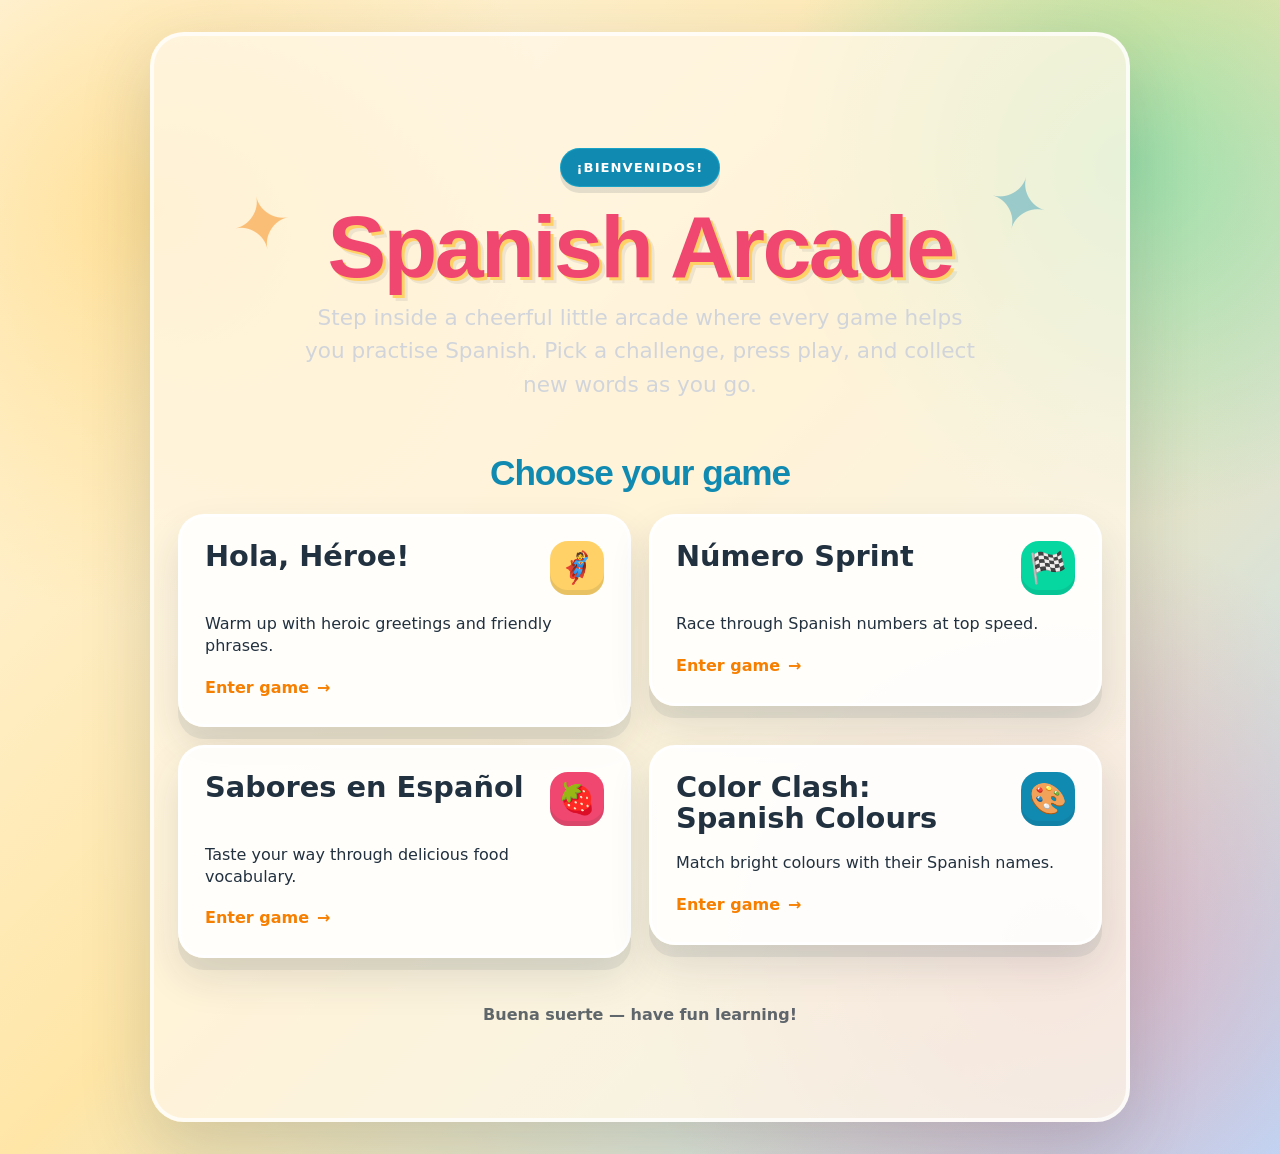
<file: index.html>
<!DOCTYPE html>
<html lang="en">
<head>
  <meta charset="utf-8">
  <meta name="viewport" content="width=device-width, initial-scale=1">
  <title>Spanish Arcade</title>
  <link rel="stylesheet" href="common.css">
  <style>
    :root {
      --sun: #ffd166;
      --orange: #f77f00;
      --rose: #ef476f;
      --blue: #118ab2;
      --green: #06d6a0;
      --ink: #22313f;
      --cream: #fff8e8;
      --card: rgba(255, 255, 255, 0.88);
    }

    * {
      box-sizing: border-box;
    }

    body {
      margin: 0;
      min-height: 100vh;
      font-family: system-ui, -apple-system, BlinkMacSystemFont, "Segoe UI", sans-serif;
      color: var(--ink);
      background:
        radial-gradient(circle at 12% 18%, rgba(255, 209, 102, 0.55), transparent 28%),
        radial-gradient(circle at 88% 14%, rgba(6, 214, 160, 0.38), transparent 24%),
        radial-gradient(circle at 82% 82%, rgba(239, 71, 111, 0.32), transparent 30%),
        linear-gradient(135deg, #fff8e8 0%, #ffe6a7 48%, #bde0fe 100%);
      display: grid;
      place-items: center;
      padding: 32px 18px;
    }

    main {
      width: min(980px, 100%);
      background: rgba(255, 248, 232, 0.76);
      border: 4px solid rgba(255, 255, 255, 0.75);
      border-radius: 34px;
      box-shadow: 0 24px 70px rgba(34, 49, 63, 0.18);
      overflow: hidden;
    }

    .hero {
      text-align: center;
      padding: 56px 24px 34px;
      position: relative;
    }

    .hero::before,
    .hero::after {
      content: "✦";
      position: absolute;
      font-size: clamp(2rem, 6vw, 4.5rem);
      color: rgba(247, 127, 0, 0.45);
    }

    .hero::before {
      left: 8%;
      top: 22%;
      transform: rotate(-12deg);
    }

    .hero::after {
      right: 8%;
      top: 16%;
      color: rgba(17, 138, 178, 0.38);
      transform: rotate(16deg);
    }

    .badge {
      display: inline-block;
      padding: 8px 16px;
      border-radius: 999px;
      background: var(--blue);
      color: white;
      font-weight: 800;
      letter-spacing: 0.08em;
      text-transform: uppercase;
      font-size: 0.82rem;
      box-shadow: 0 6px 0 rgba(34, 49, 63, 0.12);
    }

    h1 {
      margin: 18px 0 12px;
      font-size: clamp(2.4rem, 8vw, 5.5rem);
      line-height: 0.95;
      color: var(--rose);
      text-shadow: 3px 3px 0 var(--sun), 6px 6px 0 rgba(34, 49, 63, 0.08);
    }

    .intro {
      max-width: 680px;
      margin: 0 auto;
      font-size: clamp(1.05rem, 2.5vw, 1.35rem);
      line-height: 1.55;
    }

    .menu-wrap {
      padding: 18px 24px 44px;
    }

    .menu-title {
      text-align: center;
      margin: 0 0 22px;
      font-size: clamp(1.45rem, 4vw, 2.2rem);
      color: var(--blue);
    }

    .games {
      list-style: none;
      padding: 0;
      margin: 0;
      display: grid;
      grid-template-columns: repeat(2, minmax(0, 1fr));
      gap: 18px;
    }

    .game-link {
      min-height: 168px;
      display: flex;
      flex-direction: column;
      justify-content: space-between;
      gap: 18px;
      padding: 24px;
      border-radius: 26px;
      background: var(--card);
      color: var(--ink);
      text-decoration: none;
      border: 3px solid rgba(255, 255, 255, 0.9);
      box-shadow: 0 12px 0 rgba(34, 49, 63, 0.08), 0 20px 42px rgba(34, 49, 63, 0.12);
      transition: transform 160ms ease, box-shadow 160ms ease, background 160ms ease;
    }

    .game-link:hover,
    .game-link:focus-visible {
      transform: translateY(-6px);
      background: white;
      box-shadow: 0 16px 0 rgba(34, 49, 63, 0.08), 0 28px 50px rgba(34, 49, 63, 0.16);
      outline: none;
    }

    .game-link:focus-visible {
      border-color: var(--ink);
    }

    .game-top {
      display: flex;
      align-items: flex-start;
      justify-content: space-between;
      gap: 16px;
    }

    .game-name {
      font-size: clamp(1.25rem, 3.5vw, 1.8rem);
      font-weight: 900;
      line-height: 1.08;
    }

    .icon {
      flex: 0 0 auto;
      width: 54px;
      height: 54px;
      display: grid;
      place-items: center;
      border-radius: 18px;
      font-size: 1.9rem;
      background: var(--sun);
      box-shadow: inset 0 -5px 0 rgba(34, 49, 63, 0.1);
    }

    .game-note {
      margin: 0;
      font-size: 1rem;
      line-height: 1.35;
    }

    .cta {
      display: inline-flex;
      align-items: center;
      gap: 8px;
      font-weight: 900;
      color: var(--orange);
    }

    .strands .icon { background: #ffd166; }
    .pydantic .icon { background: #06d6a0; }
    .maf .icon { background: #ef476f; color: white; }
    .agno .icon { background: #118ab2; color: white; }

    footer {
      text-align: center;
      padding: 0 24px 34px;
      font-weight: 700;
      color: rgba(34, 49, 63, 0.72);
    }

    @media (max-width: 720px) {
      body {
        padding: 18px 12px;
      }

      main {
        border-radius: 24px;
      }

      .hero {
        padding: 42px 18px 26px;
      }

      .hero::before,
      .hero::after {
        display: none;
      }

      .menu-wrap {
        padding: 12px 16px 32px;
      }

      .games {
        grid-template-columns: 1fr;
      }

      .game-link {
        min-height: 142px;
      }
    }
  </style>
</head>
<body>
  <main>
    <section class="hero" aria-labelledby="page-title">
      <span class="badge">¡Bienvenidos!</span>
      <h1 id="page-title">Spanish Arcade</h1>
      <p class="intro">
        Step inside a cheerful little arcade where every game helps you practise Spanish.
        Pick a challenge, press play, and collect new words as you go.
      </p>
    </section>

    <section class="menu-wrap" aria-labelledby="menu-title">
      <h2 class="menu-title" id="menu-title">Choose your game</h2>
      <ul class="games">
        <li>
          <a class="game-link strands" href="strands/game.html">
            <span class="game-top">
              <span class="game-name">Hola, Héroe!</span>
              <span class="icon" aria-hidden="true">🦸</span>
            </span>
            <span class="game-note">Warm up with heroic greetings and friendly phrases.</span>
            <span class="cta">Enter game <span aria-hidden="true">→</span></span>
          </a>
        </li>
        <li>
          <a class="game-link pydantic" href="pydantic/game.html">
            <span class="game-top">
              <span class="game-name">Número Sprint</span>
              <span class="icon" aria-hidden="true">🏁</span>
            </span>
            <span class="game-note">Race through Spanish numbers at top speed.</span>
            <span class="cta">Enter game <span aria-hidden="true">→</span></span>
          </a>
        </li>
        <li>
          <a class="game-link maf" href="maf/game.html">
            <span class="game-top">
              <span class="game-name">Sabores en Español</span>
              <span class="icon" aria-hidden="true">🍓</span>
            </span>
            <span class="game-note">Taste your way through delicious food vocabulary.</span>
            <span class="cta">Enter game <span aria-hidden="true">→</span></span>
          </a>
        </li>
        <li>
          <a class="game-link agno" href="agno/game.html">
            <span class="game-top">
              <span class="game-name">Color Clash: Spanish Colours</span>
              <span class="icon" aria-hidden="true">🎨</span>
            </span>
            <span class="game-note">Match bright colours with their Spanish names.</span>
            <span class="cta">Enter game <span aria-hidden="true">→</span></span>
          </a>
        </li>
      </ul>
    </section>

    <footer>
      Buena suerte — have fun learning!
    </footer>
  </main>
</body>
</html>
</file>
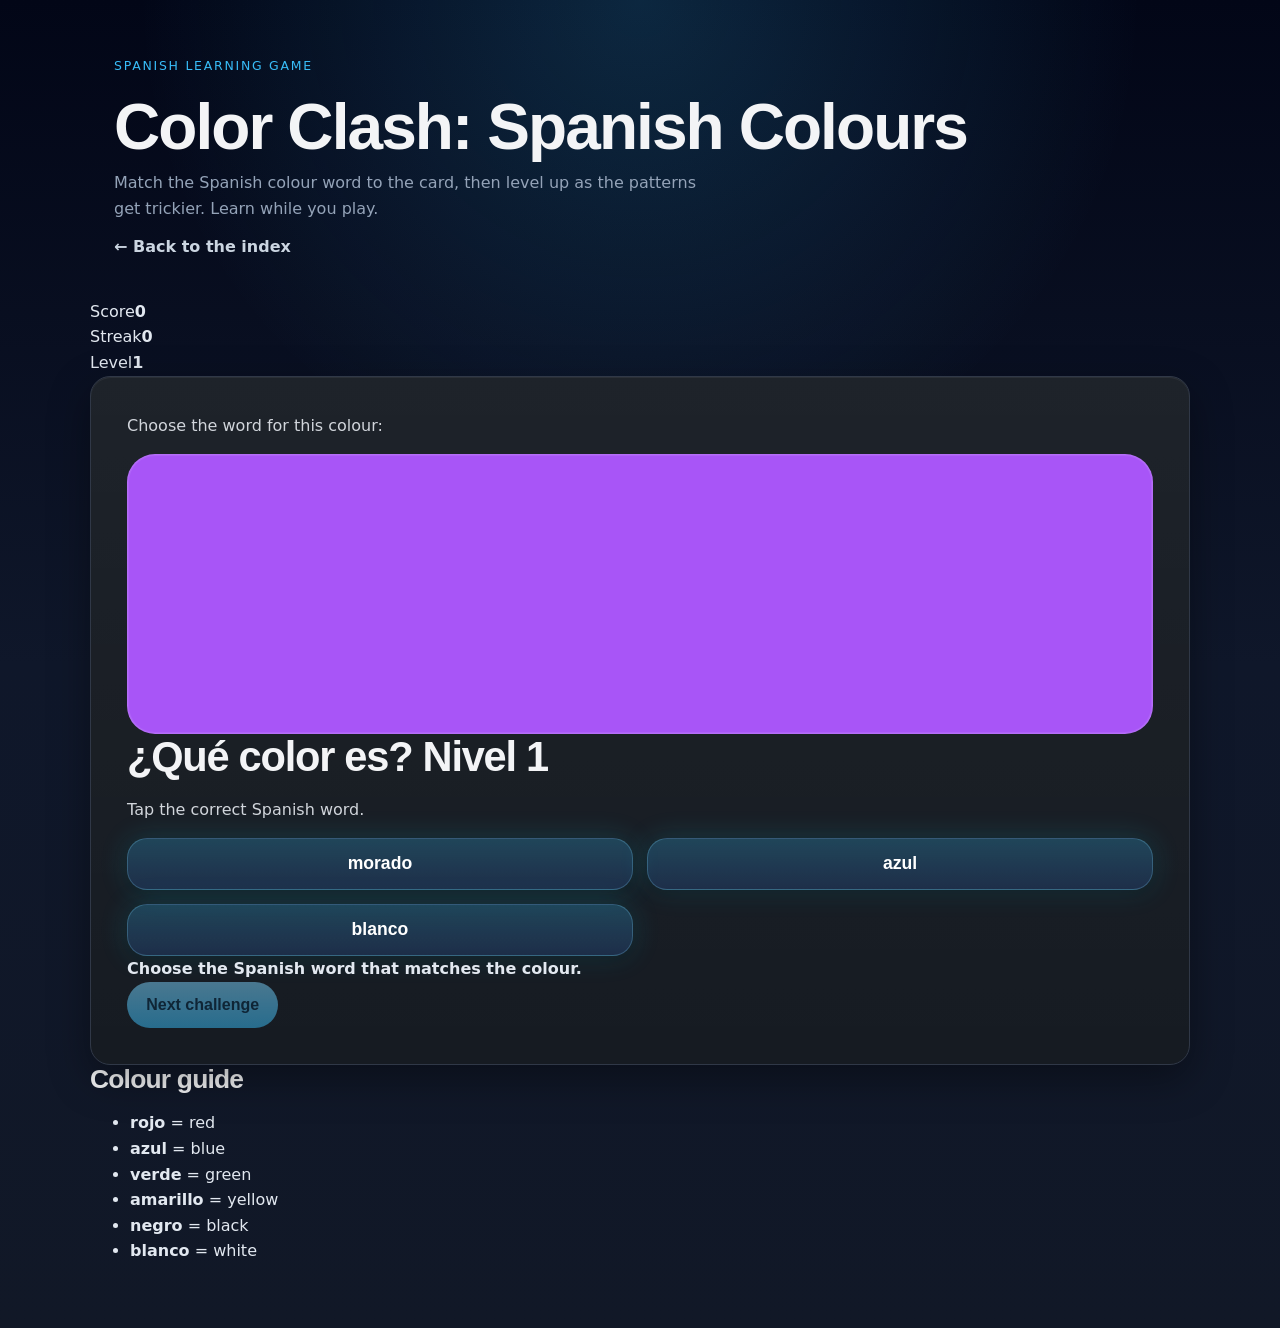
<file: agno/game.html>
<!DOCTYPE html>
<html lang="en">
<head>
  <meta charset="UTF-8" />
  <meta name="viewport" content="width=device-width, initial-scale=1.0" />
  <title>Color Clash: Spanish Colours</title>
  <link rel="stylesheet" href="../common.css">
  <link rel="stylesheet" href="game.css" />
</head>
<body>
  <main class="shell">
    <header class="hero">
      <p class="eyebrow">Spanish learning game</p>
      <h1>Color Clash: Spanish Colours</h1>
      <p class="intro">Match the Spanish colour word to the card, then level up as the patterns get trickier. Learn while you play.</p>
      <a class="back-link" href="../index.html">← Back to the index</a>
    </header>

    <section class="scoreboard" aria-label="Game status">
      <div><span class="label">Score</span><strong id="score">0</strong></div>
      <div><span class="label">Streak</span><strong id="streak">0</strong></div>
      <div><span class="label">Level</span><strong id="level">1</strong></div>
    </section>

    <section class="game-card">
      <div class="prompt-row">
        <p class="prompt-label">Choose the word for this colour:</p>
        <div id="swatch" class="swatch" aria-hidden="true"></div>
      </div>
      <h2 id="question">¿Qué color es?</h2>
      <p id="hint" class="hint">Tap the correct Spanish word.</p>
      <div id="choices" class="choices" role="group" aria-label="Answer choices"></div>
      <div id="feedback" class="feedback" aria-live="polite"></div>
      <button id="nextBtn" class="next-btn" type="button">Next challenge</button>
    </section>

    <section class="guide">
      <h3>Colour guide</h3>
      <ul>
        <li><strong>rojo</strong> = red</li>
        <li><strong>azul</strong> = blue</li>
        <li><strong>verde</strong> = green</li>
        <li><strong>amarillo</strong> = yellow</li>
        <li><strong>negro</strong> = black</li>
        <li><strong>blanco</strong> = white</li>
      </ul>
    </section>
  </main>
  <script src="game.js"></script>
</body>
</html>
</file>
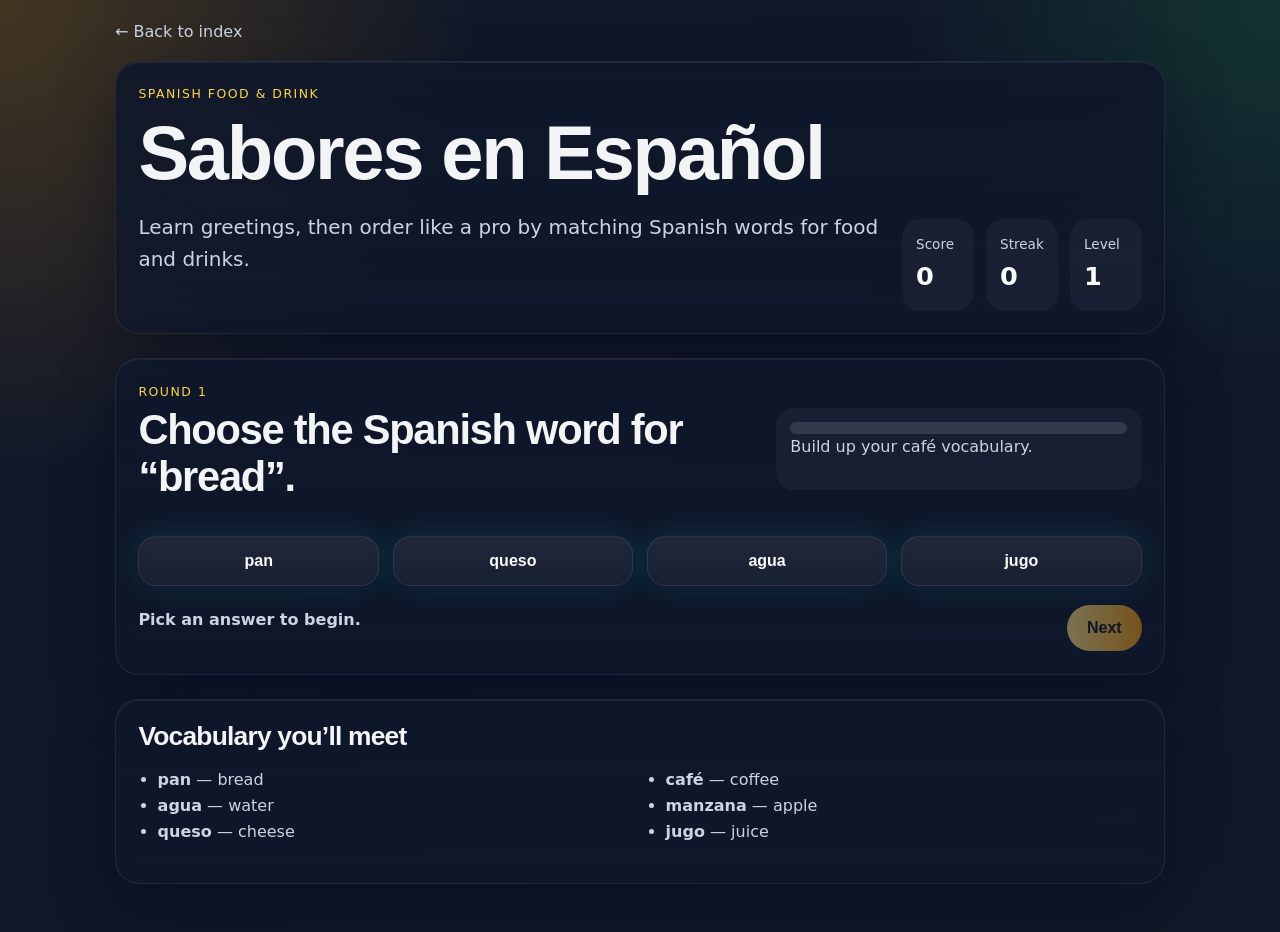
<file: maf/game.html>
<!DOCTYPE html>
<html lang="en">
<head>
  <meta charset="UTF-8" />
  <meta name="viewport" content="width=device-width, initial-scale=1.0" />
  <title>Sabores en Español</title>
  <link rel="stylesheet" href="../common.css">
  <link rel="stylesheet" href="game.css" />
</head>
<body>
  <main class="shell">
    <a class="back-link" href="../index.html">← Back to index</a>

    <section class="hero card">
      <div>
        <p class="eyebrow">Spanish food & drink</p>
        <h1>Sabores en Español</h1>
        <p class="subtitle">Learn greetings, then order like a pro by matching Spanish words for food and drinks.</p>
      </div>
      <div class="scoreboard">
        <div><span>Score</span><strong id="score">0</strong></div>
        <div><span>Streak</span><strong id="streak">0</strong></div>
        <div><span>Level</span><strong id="level">1</strong></div>
      </div>
    </section>

    <section class="card game-panel">
      <div class="prompt-row">
        <div>
          <p class="label">Round <span id="round">1</span></p>
          <h2 id="prompt">Choose the Spanish word for “apple”.</h2>
        </div>
        <div class="meter">
          <div class="meter-bar"><span id="meter-fill"></span></div>
          <p id="objective">Warm up with common café words.</p>
        </div>
      </div>

      <div id="choices" class="choices" aria-live="polite"></div>

      <div class="status-row">
        <p id="feedback" class="feedback">Pick an answer to begin.</p>
        <button id="nextBtn" class="next-btn" disabled>Next</button>
      </div>
    </section>

    <section class="card glossary">
      <h3>Vocabulary you’ll meet</h3>
      <ul>
        <li><strong>pan</strong> — bread</li>
        <li><strong>agua</strong> — water</li>
        <li><strong>queso</strong> — cheese</li>
        <li><strong>café</strong> — coffee</li>
        <li><strong>manzana</strong> — apple</li>
        <li><strong>jugo</strong> — juice</li>
      </ul>
    </section>
  </main>
  <script src="game.js"></script>
</body>
</html>
</file>
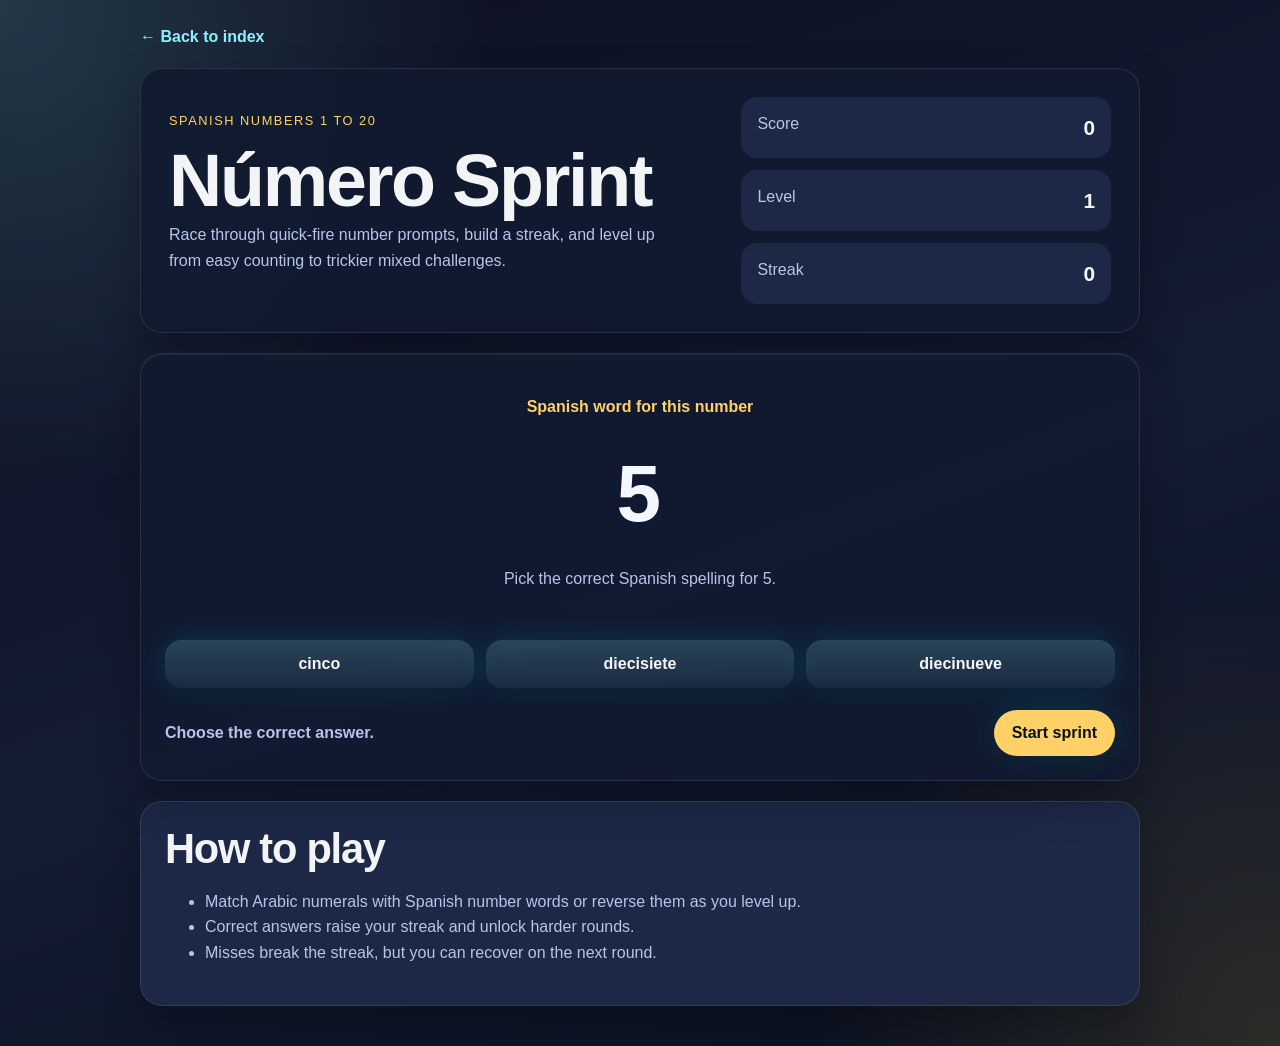
<file: pydantic/game.html>
<!DOCTYPE html>
<html lang="en">
<head>
  <meta charset="UTF-8" />
  <meta name="viewport" content="width=device-width, initial-scale=1.0" />
  <title>Número Sprint</title>
  <link rel="stylesheet" href="../common.css">
  <link rel="stylesheet" href="game.css" />
</head>
<body>
  <main class="shell">
    <a class="back-link" href="../index.html">← Back to index</a>
    <section class="hero">
      <div>
        <p class="eyebrow">Spanish numbers 1 to 20</p>
        <h1>Número Sprint</h1>
        <p class="intro">Race through quick-fire number prompts, build a streak, and level up from easy counting to trickier mixed challenges.</p>
      </div>
      <div class="scoreboard">
        <div><span>Score</span><strong id="score">0</strong></div>
        <div><span>Level</span><strong id="level">1</strong></div>
        <div><span>Streak</span><strong id="streak">0</strong></div>
      </div>
    </section>

    <section class="game-card">
      <div class="prompt-wrap">
        <p id="modeLabel" class="mode-label">Translate the number</p>
        <div id="prompt" class="prompt">uno</div>
        <p id="helper" class="helper">Choose the correct Spanish word for the number shown.</p>
      </div>

      <div id="choices" class="choices" aria-label="Answer choices"></div>

      <div class="status-row">
        <p id="feedback" class="feedback">Click an answer to begin.</p>
        <button id="nextBtn" class="next-btn" type="button">Next round</button>
      </div>
    </section>

    <section class="guide">
      <h2>How to play</h2>
      <ul>
        <li>Match Arabic numerals with Spanish number words or reverse them as you level up.</li>
        <li>Correct answers raise your streak and unlock harder rounds.</li>
        <li>Misses break the streak, but you can recover on the next round.</li>
      </ul>
    </section>
  </main>

  <script src="game.js"></script>
</body>
</html>
</file>
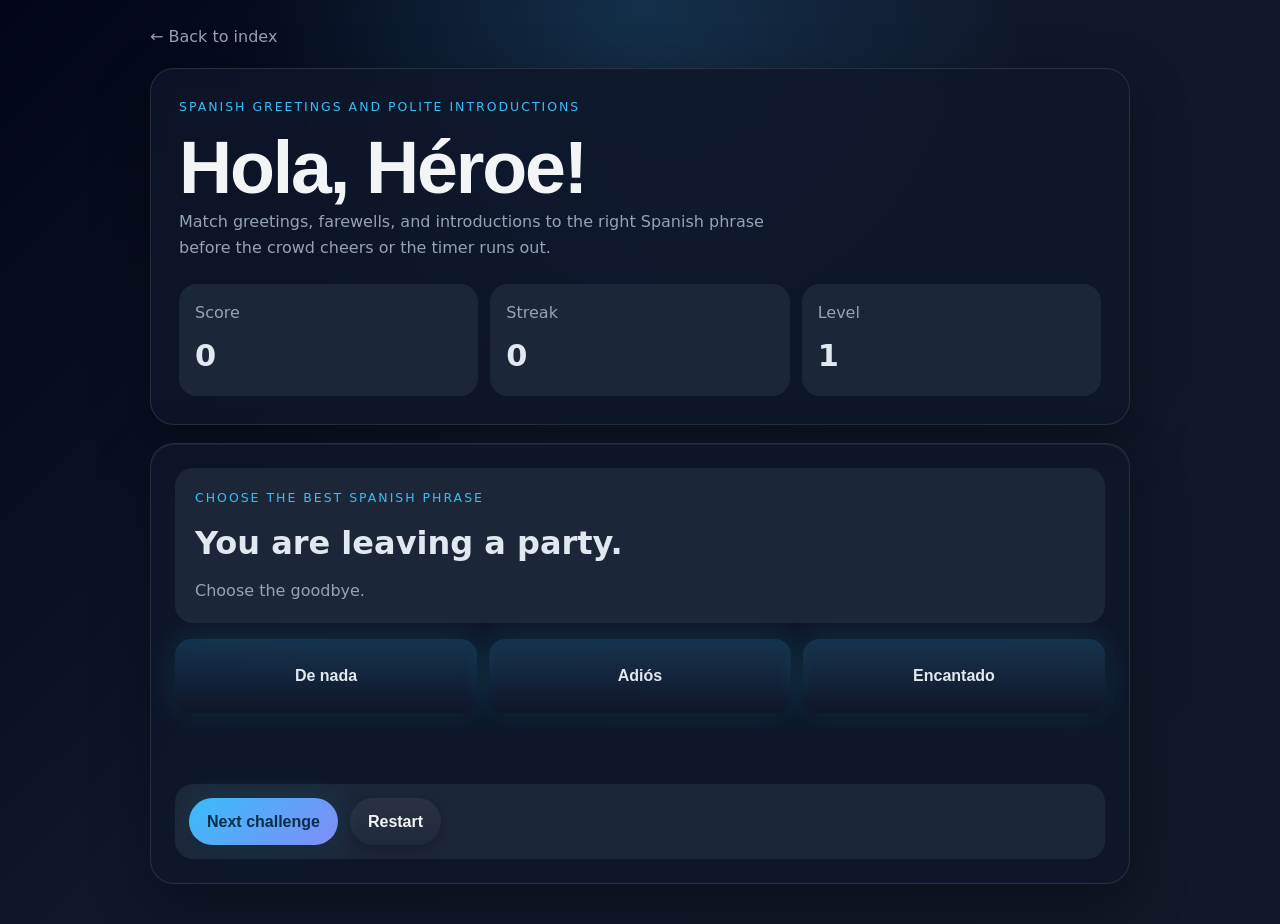
<file: strands/game.html>
<!doctype html>
<html lang="en">
<head>
  <meta charset="utf-8" />
  <meta name="viewport" content="width=device-width, initial-scale=1" />
  <title>Hola, Héroe!</title>
  <link rel="stylesheet" href="../common.css">
  <link rel="stylesheet" href="game.css" />
</head>
<body>
  <main class="shell">
    <a class="back-link" href="../index.html">← Back to index</a>
    <section class="hero">
      <p class="eyebrow">Spanish greetings and polite introductions</p>
      <h1>Hola, Héroe!</h1>
      <p class="lede">Match greetings, farewells, and introductions to the right Spanish phrase before the crowd cheers or the timer runs out.</p>
      <div class="stats">
        <div><span>Score</span><strong id="score">0</strong></div>
        <div><span>Streak</span><strong id="streak">0</strong></div>
        <div><span>Level</span><strong id="level">1</strong></div>
      </div>
    </section>

    <section class="game-card">
      <div class="prompt-wrap">
        <p class="label">Choose the best Spanish phrase</p>
        <div id="prompt" class="prompt"></div>
        <div id="context" class="context"></div>
      </div>

      <div id="choices" class="choices" aria-live="polite"></div>
      <div id="feedback" class="feedback" aria-live="polite"></div>

      <div class="footer-row">
        <button id="nextBtn" class="primary" type="button">Next challenge</button>
        <button id="restartBtn" class="secondary" type="button">Restart</button>
      </div>
    </section>
  </main>

  <script src="game.js"></script>
</body>
</html>
</file>
<file: common.css>
:root {
  color-scheme: dark;

  --color-bg: #0d1117;
  --color-bg-soft: #111827;
  --color-surface: #161b22;
  --color-surface-raised: #1f2937;
  --color-border: #303847;

  --color-text: #f3f4f6;
  --color-text-muted: #a8b3c3;
  --color-text-soft: #d1d5db;

  --color-accent: #22d3ee;
  --color-accent-strong: #06b6d4;
  --color-accent-soft: rgba(34, 211, 238, 0.16);

  --color-correct: #22c55e;
  --color-correct-soft: rgba(34, 197, 94, 0.22);
  --color-wrong: #fb7185;
  --color-wrong-soft: rgba(251, 113, 133, 0.22);

  --shadow-sm: 0 4px 14px rgba(0, 0, 0, 0.24);
  --shadow-md: 0 14px 40px rgba(0, 0, 0, 0.36);
  --shadow-glow: 0 0 28px rgba(34, 211, 238, 0.18);

  --radius-sm: 0.5rem;
  --radius-md: 0.9rem;
  --radius-lg: 1.25rem;

  --space-xs: 0.35rem;
  --space-sm: 0.65rem;
  --space-md: 1rem;
  --space-lg: 1.5rem;
  --space-xl: 2.25rem;
  --space-2xl: 3.5rem;

  --font-body: Arial, Helvetica, sans-serif;
  --font-display: Trebuchet MS, Arial, Helvetica, sans-serif;

  --transition-fast: 140ms ease;
  --transition-med: 220ms ease;
}

* {
  box-sizing: border-box;
}

html {
  min-height: 100%;
  background: var(--color-bg);
}

body {
  min-height: 100vh;
  margin: 0;
  font-family: var(--font-body);
  font-size: 16px;
  line-height: 1.6;
  color: var(--color-text);
  background:
    radial-gradient(circle at top left, rgba(34, 211, 238, 0.16), transparent 34rem),
    radial-gradient(circle at bottom right, rgba(99, 102, 241, 0.12), transparent 30rem),
    linear-gradient(135deg, #0d1117 0%, #111827 54%, #0f172a 100%);
  background-attachment: fixed;
}

body::selection {
  color: #061217;
  background: var(--color-accent);
}

main,
.page {
  width: min(1100px, calc(100% - 2rem));
  margin: 0 auto;
  padding: var(--space-2xl) 0;
}

img,
svg {
  max-width: 100%;
}

a {
  color: var(--color-accent);
  text-decoration: none;
  transition: color var(--transition-fast), text-shadow var(--transition-fast);
}

a:hover {
  color: #67e8f9;
  text-shadow: 0 0 18px rgba(34, 211, 238, 0.32);
}

h1,
h2,
h3,
h4,
.heading {
  margin: 0 0 var(--space-md);
  font-family: var(--font-display);
  line-height: 1.12;
  letter-spacing: -0.03em;
  color: var(--color-text);
}

h1,
.title {
  font-size: clamp(2.25rem, 7vw, 4.75rem);
  font-weight: 800;
}

h2 {
  font-size: clamp(1.65rem, 4vw, 2.6rem);
  font-weight: 800;
}

h3 {
  font-size: clamp(1.25rem, 3vw, 1.65rem);
  font-weight: 700;
}

p {
  margin: 0 0 var(--space-md);
  color: var(--color-text-soft);
}

.lead,
.subtitle {
  max-width: 68ch;
  margin-bottom: var(--space-xl);
  font-size: clamp(1.05rem, 2vw, 1.25rem);
  color: var(--color-text-muted);
}

.muted {
  color: var(--color-text-muted);
}

.accent {
  color: var(--color-accent);
}

.card,
.panel,
.game-card {
  position: relative;
  padding: var(--space-xl);
  border: 1px solid var(--color-border);
  border-radius: var(--radius-lg);
  background:
    linear-gradient(180deg, rgba(255, 255, 255, 0.035), transparent),
    var(--color-surface);
  box-shadow: var(--shadow-md);
}

.card::before,
.panel::before,
.game-card::before {
  content: "";
  position: absolute;
  inset: 0;
  pointer-events: none;
  border-radius: inherit;
  box-shadow: inset 0 1px 0 rgba(255, 255, 255, 0.06);
}

.card + .card,
.panel + .panel {
  margin-top: var(--space-lg);
}

.grid {
  display: grid;
  gap: var(--space-lg);
}

.grid.cards {
  grid-template-columns: repeat(auto-fit, minmax(240px, 1fr));
}

.stack {
  display: flex;
  flex-direction: column;
  gap: var(--space-md);
}

.row {
  display: flex;
  flex-wrap: wrap;
  align-items: center;
  gap: var(--space-md);
}

button,
.button,
.btn,
input[type="button"],
input[type="submit"] {
  display: inline-flex;
  align-items: center;
  justify-content: center;
  gap: 0.5rem;
  min-height: 2.9rem;
  padding: 0.75rem 1.15rem;
  border: 1px solid rgba(34, 211, 238, 0.55);
  border-radius: var(--radius-md);
  font: 700 1rem/1 var(--font-body);
  color: #061217;
  background: linear-gradient(180deg, #67e8f9 0%, var(--color-accent) 46%, var(--color-accent-strong) 100%);
  box-shadow: var(--shadow-sm), var(--shadow-glow);
  cursor: pointer;
  user-select: none;
  text-decoration: none;
  transition:
    transform var(--transition-fast),
    box-shadow var(--transition-fast),
    border-color var(--transition-fast),
    background var(--transition-fast),
    opacity var(--transition-fast);
}

button:hover,
.button:hover,
.btn:hover,
input[type="button"]:hover,
input[type="submit"]:hover {
  transform: translateY(-2px);
  border-color: rgba(103, 232, 249, 0.9);
  box-shadow: 0 10px 26px rgba(0, 0, 0, 0.32), 0 0 34px rgba(34, 211, 238, 0.28);
}

button:active,
.button:active,
.btn:active,
input[type="button"]:active,
input[type="submit"]:active {
  transform: translateY(0);
}

button:disabled,
.button.disabled,
.btn.disabled,
input:disabled {
  opacity: 0.48;
  cursor: not-allowed;
  transform: none;
  box-shadow: none;
}

.button.secondary,
.btn.secondary,
button.secondary {
  color: var(--color-text);
  border-color: var(--color-border);
  background: linear-gradient(180deg, rgba(255, 255, 255, 0.06), rgba(255, 255, 255, 0.015));
  box-shadow: var(--shadow-sm);
}

.button.ghost,
.btn.ghost,
button.ghost {
  color: var(--color-accent);
  border-color: rgba(34, 211, 238, 0.36);
  background: rgba(34, 211, 238, 0.08);
  box-shadow: none;
}

input,
select,
textarea {
  width: 100%;
  padding: 0.8rem 0.95rem;
  border: 1px solid var(--color-border);
  border-radius: var(--radius-md);
  font: inherit;
  color: var(--color-text);
  background: rgba(13, 17, 23, 0.72);
  outline: none;
  transition: border-color var(--transition-fast), box-shadow var(--transition-fast), background var(--transition-fast);
}

input:focus,
select:focus,
textarea:focus,
button:focus-visible,
.button:focus-visible,
.btn:focus-visible {
  border-color: var(--color-accent);
  box-shadow: 0 0 0 4px var(--color-accent-soft);
}

label {
  display: inline-block;
  margin-bottom: var(--space-xs);
  font-weight: 700;
  color: var(--color-text-soft);
}

hr {
  height: 1px;
  margin: var(--space-xl) 0;
  border: 0;
  background: linear-gradient(90deg, transparent, var(--color-border), transparent);
}

.badge,
.pill {
  display: inline-flex;
  align-items: center;
  gap: 0.4rem;
  padding: 0.3rem 0.65rem;
  border: 1px solid rgba(34, 211, 238, 0.32);
  border-radius: 999px;
  font-size: 0.85rem;
  font-weight: 700;
  color: var(--color-accent);
  background: var(--color-accent-soft);
}

.score,
.stat {
  padding: var(--space-md);
  border: 1px solid var(--color-border);
  border-radius: var(--radius-md);
  color: var(--color-text);
  background: rgba(255, 255, 255, 0.035);
}

.correct {
  border-color: rgba(34, 197, 94, 0.82) !important;
  background-color: var(--color-correct-soft) !important;
  box-shadow: 0 0 0 4px rgba(34, 197, 94, 0.14), 0 0 30px rgba(34, 197, 94, 0.24) !important;
  animation: correct-flash 520ms ease;
}

.wrong {
  border-color: rgba(251, 113, 133, 0.88) !important;
  background-color: var(--color-wrong-soft) !important;
  box-shadow: 0 0 0 4px rgba(251, 113, 133, 0.14), 0 0 30px rgba(251, 113, 133, 0.24) !important;
  animation: wrong-flash 520ms ease;
}

@keyframes correct-flash {
  0% {
    transform: scale(1);
    background-color: rgba(34, 197, 94, 0.42);
  }

  45% {
    transform: scale(1.025);
  }

  100% {
    transform: scale(1);
    background-color: var(--color-correct-soft);
  }
}

@keyframes wrong-flash {
  0%,
  100% {
    transform: translateX(0);
    background-color: var(--color-wrong-soft);
  }

  20%,
  60% {
    transform: translateX(-0.35rem);
  }

  40%,
  80% {
    transform: translateX(0.35rem);
  }
}

@media (max-width: 640px) {
  main,
  .page {
    width: min(100% - 1rem, 1100px);
    padding: var(--space-xl) 0;
  }

  .card,
  .panel,
  .game-card {
    padding: var(--space-lg);
    border-radius: var(--radius-md);
  }

  button,
  .button,
  .btn {
    width: 100%;
  }
}

@media (prefers-reduced-motion: reduce) {
  *,
  *::before,
  *::after {
    scroll-behavior: auto !important;
    animation-duration: 1ms !important;
    animation-iteration-count: 1 !important;
    transition-duration: 1ms !important;
  }
}
</file>
<file: agno/game.css>
:root {
  --bg: #0f172a;
  --panel: rgba(15, 23, 42, 0.78);
  --panel-border: rgba(148, 163, 184, 0.2);
  --text: #e2e8f0;
  --muted: #94a3b8;
  --accent: #38bdf8;
  --good: #4ade80;
  --bad: #fb7185;
  --shadow: 0 24px 60px rgba(2, 6, 23, 0.45);
}

* { box-sizing: border-box; }

body {
  margin: 0;
  min-height: 100vh;
  font-family: system-ui, sans-serif;
  color: var(--text);
  background:
    radial-gradient(circle at top, rgba(56, 189, 248, 0.18), transparent 34%),
    linear-gradient(180deg, #020617 0%, #0f172a 50%, #111827 100%);
}

.shell {
  width: min(1100px, calc(100% - 2rem));
  margin: 0 auto;
  padding: 2rem 0 3rem;
}

.card {
  background: var(--panel);
  border: 1px solid var(--panel-border);
  border-radius: 24px;
  box-shadow: var(--shadow);
  backdrop-filter: blur(12px);
}

.hero { padding: 1.5rem 1.5rem 1.2rem; margin-bottom: 1.25rem; }
.eyebrow { color: var(--accent); text-transform: uppercase; letter-spacing: 0.14em; font-size: 0.78rem; }
h1 { margin: 0.1rem 0 0.4rem; font-size: clamp(2.2rem, 5vw, 4.5rem); }
.intro { max-width: 60ch; color: var(--muted); margin: 0 0 0.8rem; }
.back-link { color: #cbd5e1; text-decoration: none; font-weight: 600; }
.back-link:hover { color: white; }

.game-panel { padding: 1.25rem; }
.topbar { display: flex; gap: 1rem; justify-content: space-between; align-items: start; flex-wrap: wrap; }
.prompt { color: var(--muted); margin: 0.35rem 0 0; }
.stats { display: grid; grid-template-columns: repeat(3, minmax(72px, 1fr)); gap: 0.75rem; }
.stat {
  min-width: 80px;
  padding: 0.85rem 1rem;
  border-radius: 18px;
  background: rgba(15, 23, 42, 0.55);
  border: 1px solid rgba(148, 163, 184, 0.15);
  text-align: center;
}
.stat span { display: block; font-size: 0.72rem; color: var(--muted); text-transform: uppercase; letter-spacing: 0.08em; }
.stat strong { font-size: 1.5rem; }

.board {
  display: grid;
  gap: 1.2rem;
  grid-template-columns: minmax(220px, 320px) 1fr;
  margin-top: 1.2rem;
  align-items: stretch;
}

.swatch {
  border-radius: 28px;
  min-height: 280px;
  border: 1px solid rgba(255,255,255,0.15);
  box-shadow: inset 0 0 0 1px rgba(255,255,255,0.08);
}

.choices {
  display: grid;
  grid-template-columns: repeat(2, minmax(0, 1fr));
  gap: 0.9rem;
}
.choice {
  border: 0;
  border-radius: 20px;
  padding: 1rem;
  font-size: 1.1rem;
  font-weight: 700;
  color: white;
  background: linear-gradient(180deg, rgba(56,189,248,0.25), rgba(59,130,246,0.18));
  border: 1px solid rgba(125, 211, 252, 0.25);
  cursor: pointer;
  transition: transform 0.15s ease, box-shadow 0.15s ease, border-color 0.15s ease;
}
.choice:hover, .choice:focus-visible { transform: translateY(-2px); box-shadow: 0 12px 30px rgba(2,6,23,0.35); outline: none; }
.choice.correct { background: linear-gradient(180deg, rgba(74,222,128,0.35), rgba(34,197,94,0.22)); border-color: rgba(74,222,128,0.6); }
.choice.wrong { background: linear-gradient(180deg, rgba(251,113,133,0.32), rgba(244,63,94,0.2)); border-color: rgba(251,113,133,0.6); }
.choice:disabled { cursor: default; opacity: 0.9; }

.feedback-row {
  display: flex;
  justify-content: space-between;
  gap: 1rem;
  align-items: center;
  margin-top: 1rem;
  flex-wrap: wrap;
}
.feedback { min-height: 1.5em; margin: 0; font-weight: 700; }
.feedback.good { color: var(--good); }
.feedback.bad { color: var(--bad); }
.next-btn {
  border: 0;
  border-radius: 999px;
  padding: 0.9rem 1.2rem;
  font-weight: 800;
  color: #082f49;
  background: linear-gradient(180deg, #7dd3fc, #38bdf8);
  cursor: pointer;
}
.next-btn:disabled { opacity: 0.5; cursor: not-allowed; }

@media (max-width: 760px) {
  .board { grid-template-columns: 1fr; }
  .choices { grid-template-columns: 1fr; }
}
</file>
<file: maf/game.css>
:root {
  --bg: #0f172a;
  --panel: rgba(15, 23, 42, 0.82);
  --panel-2: rgba(30, 41, 59, 0.92);
  --text: #f8fafc;
  --muted: #cbd5e1;
  --accent: #f59e0b;
  --accent-2: #22c55e;
  --danger: #fb7185;
  --shadow: 0 24px 60px rgba(2, 6, 23, 0.35);
}

* { box-sizing: border-box; }
body {
  margin: 0;
  font-family: system-ui, -apple-system, Segoe UI, Roboto, sans-serif;
  color: var(--text);
  background:
    radial-gradient(circle at top left, rgba(245, 158, 11, 0.22), transparent 30%),
    radial-gradient(circle at top right, rgba(34, 197, 94, 0.16), transparent 24%),
    linear-gradient(160deg, #111827, #0f172a 60%, #111827);
  min-height: 100vh;
}
.shell {
  width: min(1050px, calc(100% - 2rem));
  margin: 0 auto;
  padding: 1.2rem 0 2rem;
}
.back-link {
  color: var(--muted);
  text-decoration: none;
  display: inline-block;
  margin-bottom: 1rem;
}
.card {
  background: linear-gradient(180deg, rgba(15,23,42,0.92), rgba(15,23,42,0.76));
  border: 1px solid rgba(255,255,255,0.08);
  border-radius: 24px;
  box-shadow: var(--shadow);
  backdrop-filter: blur(10px);
}
.hero, .game-panel, .glossary { padding: 1.4rem; margin-bottom: 1rem; }
.hero { display: flex; justify-content: space-between; gap: 1rem; align-items: end; }
.eyebrow, .label { text-transform: uppercase; letter-spacing: .12em; color: #fcd34d; font-size: .78rem; margin: 0 0 .35rem; }
h1, h2, h3, p { margin-top: 0; }
.subtitle, .feedback, #objective { color: var(--muted); }
.scoreboard { display: grid; grid-template-columns: repeat(3, minmax(72px, 1fr)); gap: .75rem; }
.scoreboard div, .meter { background: rgba(255,255,255,0.04); border-radius: 18px; padding: .9rem; }
.scoreboard span { display: block; color: var(--muted); font-size: .85rem; }
.scoreboard strong { font-size: 1.6rem; }
.prompt-row { display: grid; grid-template-columns: 1.7fr 1fr; gap: 1rem; align-items: center; }
.meter-bar { height: 12px; background: rgba(255,255,255,0.12); border-radius: 999px; overflow: hidden; }
.meter-bar span { display: block; height: 100%; width: 0%; background: linear-gradient(90deg, var(--accent), #f97316); border-radius: inherit; transition: width .35s ease; }
.choices { display: grid; grid-template-columns: repeat(auto-fit, minmax(160px, 1fr)); gap: .85rem; margin: 1.2rem 0; }
.choice {
  border: 0; border-radius: 18px; padding: 1rem; color: var(--text); cursor: pointer;
  background: linear-gradient(180deg, rgba(255,255,255,0.08), rgba(255,255,255,0.04));
  border: 1px solid rgba(255,255,255,0.08); font-size: 1rem; transition: transform .15s ease, border-color .15s ease, background .15s ease;
}
.choice:hover:not(:disabled) { transform: translateY(-2px); border-color: rgba(245,158,11,.6); }
.choice.correct { background: rgba(34,197,94,.2); border-color: rgba(34,197,94,.7); }
.choice.wrong { background: rgba(251,113,133,.2); border-color: rgba(251,113,133,.7); }
.choice:disabled { cursor: not-allowed; opacity: .92; }
.status-row { display: flex; align-items: center; justify-content: space-between; gap: 1rem; }
.feedback { min-height: 1.5em; font-weight: 600; }
.next-btn {
  border: 0; border-radius: 999px; padding: .9rem 1.25rem; font-weight: 700; color: #111827;
  background: linear-gradient(90deg, #fde68a, #f59e0b); cursor: pointer;
}
.next-btn:disabled { opacity: .45; cursor: not-allowed; }
.glossary ul { columns: 2; gap: 2rem; padding-left: 1.2rem; color: var(--muted); }
@media (max-width: 780px) {
  .hero, .prompt-row, .status-row { grid-template-columns: 1fr; flex-direction: column; align-items: stretch; }
  .glossary ul { columns: 1; }
}
</file>
<file: pydantic/game.css>
:root {
  --bg: #101525;
  --panel: rgba(17, 26, 48, 0.86);
  --panel-2: rgba(30, 43, 74, 0.9);
  --text: #f4f7ff;
  --muted: #b8c4ea;
  --accent: #8ef0ff;
  --accent-2: #ffd166;
  --good: #5ef0a6;
  --bad: #ff6b8b;
}

body {
  margin: 0;
  min-height: 100vh;
  color: var(--text);
  font-family: Arial, Helvetica, sans-serif;
  background:
    radial-gradient(circle at top left, rgba(142, 240, 255, 0.18), transparent 30%),
    radial-gradient(circle at bottom right, rgba(255, 209, 102, 0.14), transparent 28%),
    linear-gradient(160deg, #0c1020, #141c34 55%, #09101d);
}

.shell {
  width: min(1000px, calc(100% - 32px));
  margin: 0 auto;
  padding: 24px 0 40px;
}

.back-link {
  display: inline-block;
  margin-bottom: 18px;
  color: var(--accent);
  text-decoration: none;
  font-weight: 700;
}

.hero, .game-card, .guide {
  background: var(--panel);
  border: 1px solid rgba(255,255,255,0.1);
  box-shadow: 0 18px 40px rgba(0,0,0,0.28);
  border-radius: 22px;
}

.hero {
  display: grid;
  gap: 18px;
  grid-template-columns: 1.5fr 1fr;
  padding: 28px;
  align-items: center;
}

.eyebrow {
  text-transform: uppercase;
  letter-spacing: 0.12em;
  color: var(--accent-2);
  font-size: 0.8rem;
  margin: 0 0 8px;
}

h1 {
  margin: 0;
  font-size: clamp(2.4rem, 6vw, 4.6rem);
}

.intro {
  color: var(--muted);
  max-width: 58ch;
}

.scoreboard {
  display: grid;
  gap: 12px;
}

.scoreboard div, .guide {
  background: var(--panel-2);
}

.scoreboard div {
  display: flex;
  justify-content: space-between;
  padding: 14px 16px;
  border-radius: 16px;
}

.scoreboard span { color: var(--muted); }
.scoreboard strong { font-size: 1.3rem; }

.game-card, .guide {
  margin-top: 20px;
  padding: 24px;
}

.prompt-wrap {
  text-align: center;
  padding: 16px 0 10px;
}

.mode-label {
  color: var(--accent-2);
  font-weight: 700;
  margin: 0 0 10px;
}

.prompt {
  font-size: clamp(2.5rem, 8vw, 5rem);
  font-weight: 800;
  letter-spacing: 0.03em;
  margin-bottom: 8px;
}

.helper, .feedback, li {
  color: var(--muted);
}

.choices {
  display: grid;
  grid-template-columns: repeat(auto-fit, minmax(140px, 1fr));
  gap: 12px;
  margin: 22px 0;
}

.choice {
  border: 0;
  border-radius: 16px;
  padding: 16px 12px;
  font-size: 1rem;
  font-weight: 700;
  color: var(--text);
  background: linear-gradient(180deg, rgba(142,240,255,0.2), rgba(142,240,255,0.08));
  cursor: pointer;
  transition: transform 0.15s ease, box-shadow 0.15s ease, background 0.15s ease;
}

.choice:hover, .choice:focus-visible { transform: translateY(-2px); box-shadow: 0 10px 18px rgba(0,0,0,0.25); }
.choice.correct { background: linear-gradient(180deg, rgba(94,240,166,0.35), rgba(94,240,166,0.18)); }
.choice.wrong { background: linear-gradient(180deg, rgba(255,107,139,0.35), rgba(255,107,139,0.18)); }

.status-row {
  display: flex;
  justify-content: space-between;
  gap: 16px;
  align-items: center;
  flex-wrap: wrap;
}

.feedback {
  min-height: 1.5em;
  margin: 0;
  font-weight: 700;
}

.feedback.good { color: var(--good); }
.feedback.bad { color: var(--bad); }

.next-btn {
  border: 0;
  border-radius: 999px;
  padding: 12px 18px;
  font-weight: 800;
  color: #09101d;
  background: var(--accent-2);
  cursor: pointer;
}

.guide h2 { margin-top: 0; }

@media (max-width: 760px) {
  .hero { grid-template-columns: 1fr; }
}
</file>
<file: strands/game.css>
:root {
  --bg: #0f172a;
  --panel: rgba(15, 23, 42, 0.82);
  --panel-2: rgba(30, 41, 59, 0.92);
  --text: #e2e8f0;
  --muted: #94a3b8;
  --accent: #38bdf8;
  --accent-2: #f97316;
  --good: #22c55e;
  --bad: #ef4444;
}

body {
  margin: 0;
  min-height: 100vh;
  font-family: system-ui, sans-serif;
  color: var(--text);
  background:
    radial-gradient(circle at top, rgba(56, 189, 248, 0.18), transparent 35%),
    linear-gradient(135deg, #020617 0%, #0f172a 45%, #111827 100%);
}

.shell {
  width: min(980px, calc(100% - 32px));
  margin: 0 auto;
  padding: 24px 0 40px;
}

.back-link {
  color: var(--muted);
  text-decoration: none;
  display: inline-block;
  margin-bottom: 18px;
}

.hero, .game-card {
  background: var(--panel);
  backdrop-filter: blur(10px);
  border: 1px solid rgba(148, 163, 184, 0.18);
  border-radius: 24px;
  box-shadow: 0 20px 60px rgba(0, 0, 0, 0.32);
}

.hero {
  padding: 28px;
  margin-bottom: 18px;
}

.eyebrow, .label {
  text-transform: uppercase;
  letter-spacing: 0.16em;
  color: var(--accent);
  font-size: 0.78rem;
  margin: 0 0 10px;
}

h1 {
  font-size: clamp(2.4rem, 6vw, 4.6rem);
  margin: 0;
}

.lede {
  max-width: 60ch;
  color: var(--muted);
  line-height: 1.6;
}

.stats {
  display: grid;
  grid-template-columns: repeat(3, minmax(0, 1fr));
  gap: 12px;
  margin-top: 24px;
}

.stats div, .prompt-wrap, .footer-row {
  background: var(--panel-2);
  border-radius: 18px;
}

.stats div {
  padding: 16px;
}

.stats span {
  display: block;
  color: var(--muted);
  margin-bottom: 6px;
}

.stats strong {
  font-size: 1.9rem;
}

.game-card {
  padding: 24px;
}

.prompt-wrap {
  padding: 20px;
  margin-bottom: 16px;
}

.prompt {
  font-size: clamp(1.4rem, 3vw, 2rem);
  font-weight: 700;
  margin: 8px 0;
}

.context {
  color: var(--muted);
}

.choices {
  display: grid;
  gap: 12px;
  grid-template-columns: repeat(auto-fit, minmax(180px, 1fr));
}

.choice {
  border: 0;
  border-radius: 16px;
  padding: 16px 18px;
  background: linear-gradient(180deg, rgba(56, 189, 248, 0.18), rgba(15, 23, 42, 0.4));
  color: var(--text);
  font-size: 1rem;
  cursor: pointer;
  transition: transform 0.15s ease, box-shadow 0.15s ease;
  min-height: 74px;
}

.choice:hover { transform: translateY(-2px); }
.choice.correct { box-shadow: 0 0 0 2px var(--good) inset; }
.choice.wrong { box-shadow: 0 0 0 2px var(--bad) inset; }

.feedback {
  min-height: 2.2em;
  margin: 18px 4px 0;
  font-weight: 600;
}

.feedback.good { color: #86efac; }
.feedback.bad { color: #fca5a5; }

.footer-row {
  display: flex;
  gap: 12px;
  padding: 14px;
  margin-top: 18px;
}

button.primary, button.secondary {
  border: 0;
  border-radius: 999px;
  padding: 12px 18px;
  font-weight: 700;
  cursor: pointer;
}

.primary { background: linear-gradient(135deg, var(--accent), #818cf8); color: #082f49; }
.secondary { background: rgba(148, 163, 184, 0.18); color: var(--text); }

@media (max-width: 640px) {
  .stats, .footer-row { grid-template-columns: 1fr; flex-direction: column; }
}
</file>
